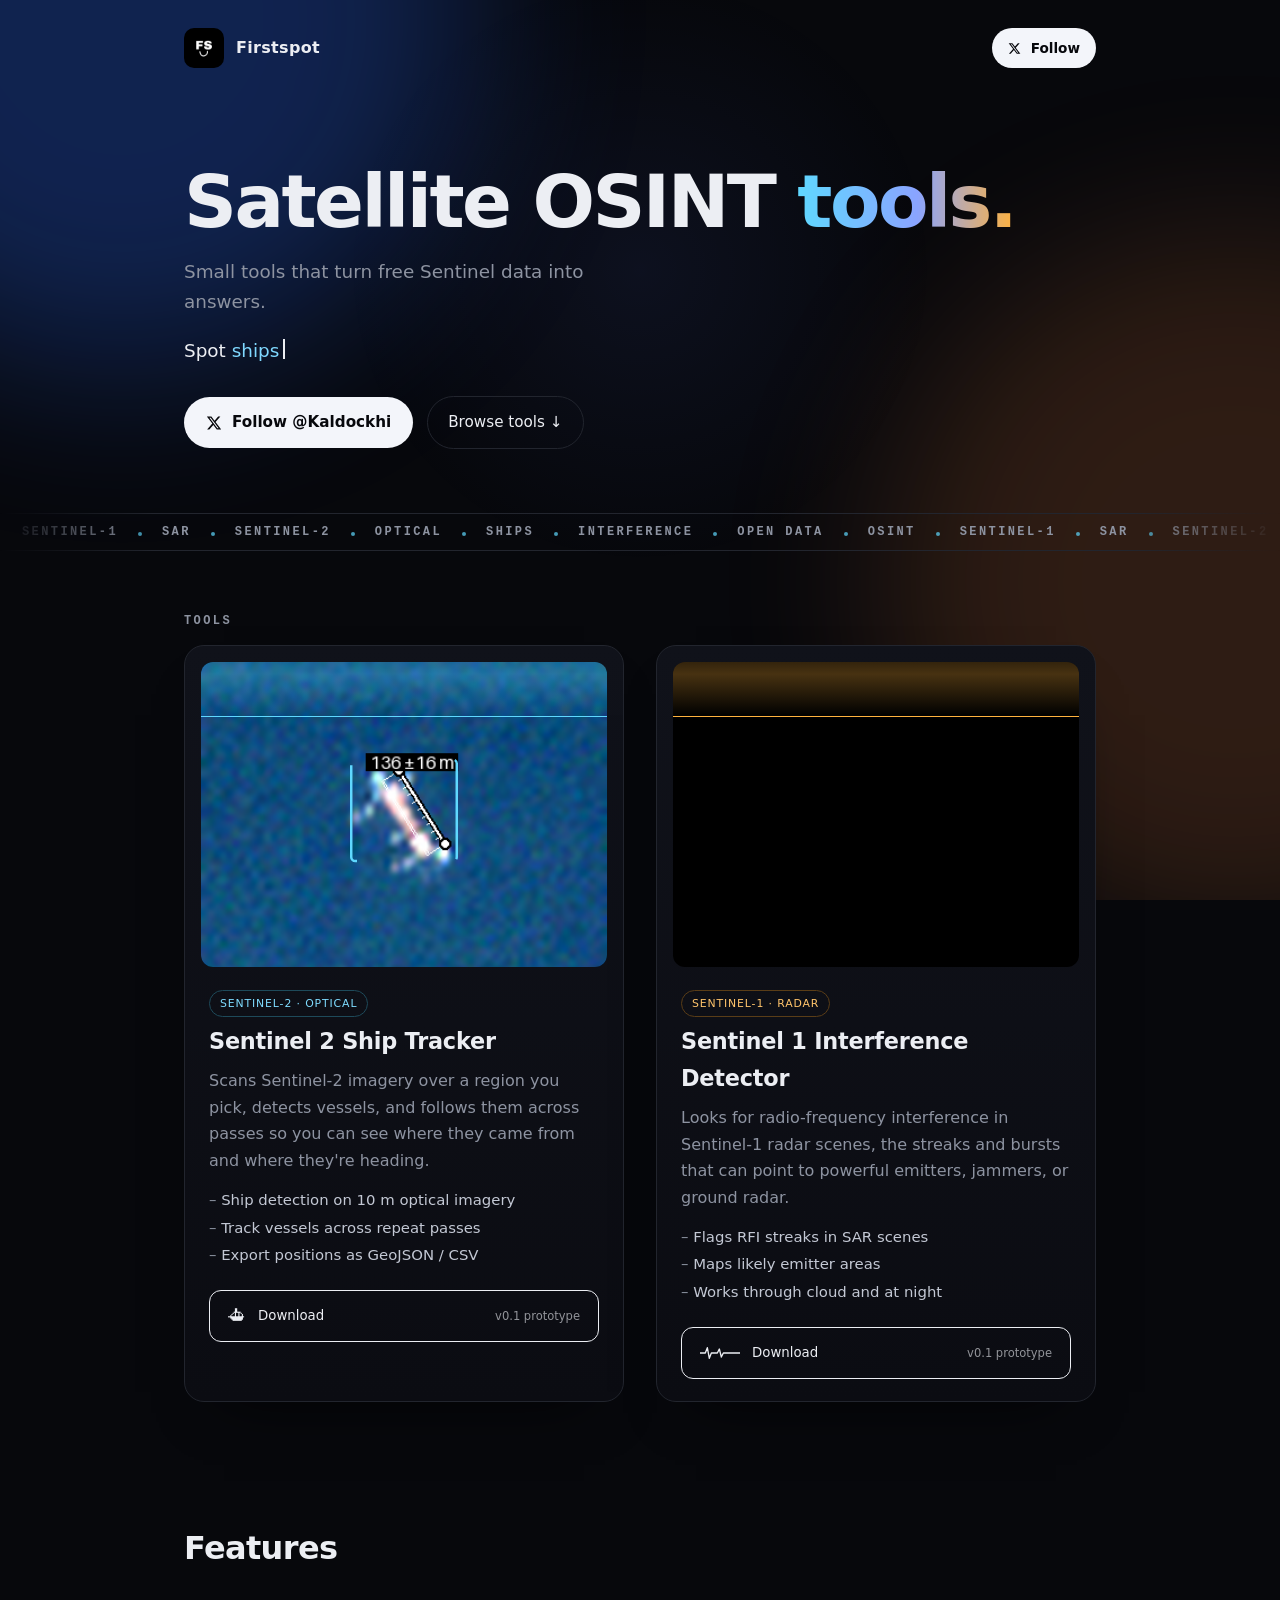
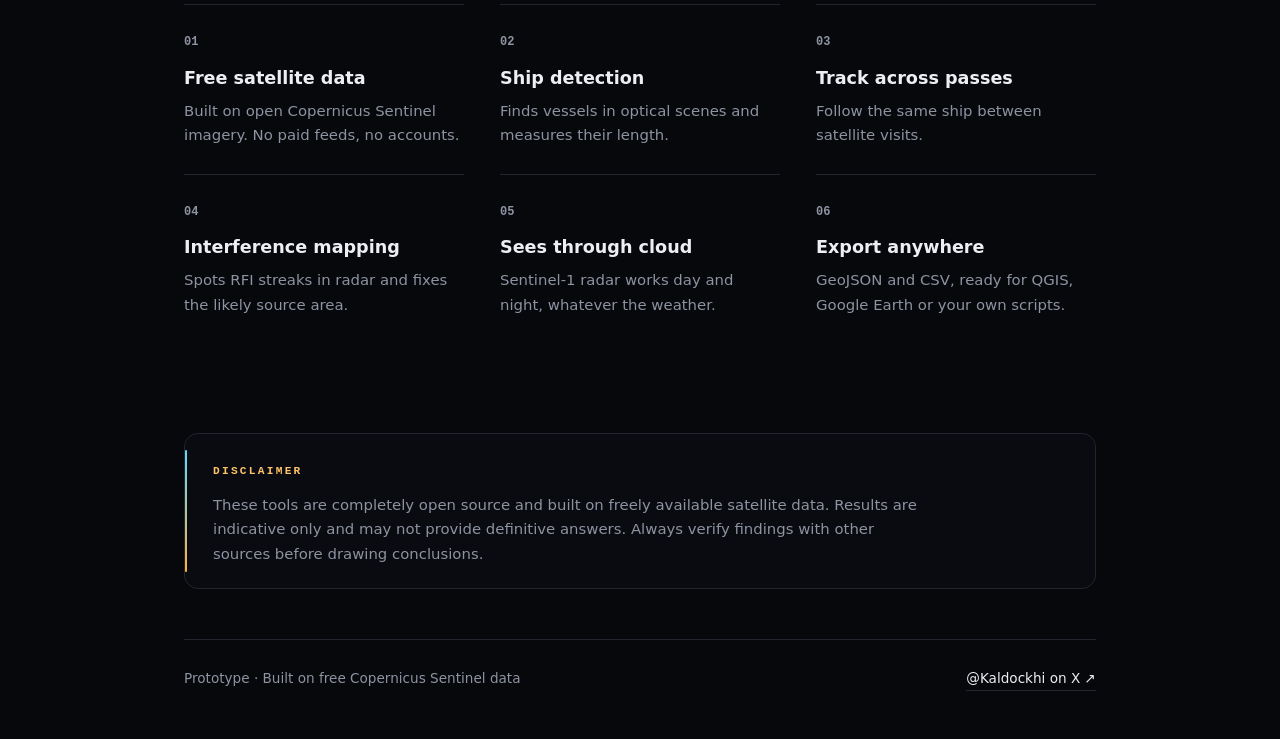
<file: docs/index.html>
<!doctype html>
<html lang="en">
<head>
  <meta charset="utf-8">
  <meta name="viewport" content="width=device-width, initial-scale=1">
  <title>Firstspot</title>
  <meta name="description" content="Firstspot: open-source satellite OSINT tools built on Sentinel data.">
  <link rel="icon" type="image/png" sizes="64x64" href="img/favicon-64.png">
  <link rel="apple-touch-icon" href="img/apple-touch-icon.png">
  <link rel="stylesheet" href="style.css?v=5">
</head>
<body>
  <div class="glow" aria-hidden="true"></div>
  <div class="aurora" aria-hidden="true"><i></i><i></i></div>
  <div class="progress" aria-hidden="true"></div>
  <header class="top"><a class="brand" href="#"><img class="logo" src="img/logo.png" alt="" width="40" height="40"><span>Firstspot</span></a><a class="follow sm" href="https://x.com/Kaldockhi" target="_blank" rel="noopener noreferrer" aria-label="Follow @Kaldockhi on X"><svg viewBox="0 0 24 24" aria-hidden="true"><path d="M18.244 2.25h3.308l-7.227 8.26 8.502 11.24H16.17l-5.214-6.817L4.99 21.75H1.68l7.73-8.835L1.254 2.25H8.08l4.713 6.231zm-1.161 17.52h1.833L7.084 4.126H5.117z"/></svg><span>Follow</span></a></header>

  <main>
    <section class="hero">
      <h1><span class="w">Satellite</span> <span class="w">OSINT</span> <span class="w">tools.</span></h1>
      <p class="lead">Small tools that turn free Sentinel data into answers.</p>
    <p class="rotor">Spot <span id="rot">ships</span><i class="caret"></i></p>
    <div class="cta"><a class="follow" href="https://x.com/Kaldockhi" target="_blank" rel="noopener noreferrer"><svg viewBox="0 0 24 24" aria-hidden="true"><path d="M18.244 2.25h3.308l-7.227 8.26 8.502 11.24H16.17l-5.214-6.817L4.99 21.75H1.68l7.73-8.835L1.254 2.25H8.08l4.713 6.231zm-1.161 17.52h1.833L7.084 4.126H5.117z"/></svg><span>Follow @Kaldockhi</span></a><a class="ghost" href="#tools">Browse tools <b>↓</b></a></div>
    </section>

    <div class="marquee" aria-hidden="true"><div class="track"><span>SENTINEL-1</span><span>SAR</span><span>SENTINEL-2</span><span>OPTICAL</span><span>SHIPS</span><span>INTERFERENCE</span><span>OPEN DATA</span><span>OSINT</span><span>SENTINEL-1</span><span>SAR</span><span>SENTINEL-2</span><span>OPTICAL</span><span>SHIPS</span><span>INTERFERENCE</span><span>OPEN DATA</span><span>OSINT</span></div></div>

    <p class="kicker">Tools</p>
    <section id="tools" class="tools">
      <article class="card s2 reveal">
        <div class="frame cyan"><div class="zoomer" style="--x:.5;--y:.48;--z:1.8"><img class="viz ship-img" src="img/ship.png" alt="Sentinel-2 view of a vessel with measured length 136 m"><svg class="hl" viewBox="0 0 100 75" aria-hidden="true"><path class="dim" fill-rule="evenodd" d="M0 0H100V75H0Z M37 24H63V49H37Z"/><rect class="draw" pathLength="100" x="37" y="24" width="26" height="25" rx="1"/></svg></div><i class="scan"></i><span class="chip">TARGET · 136 m</span></div>
        <div class="body">
          <span class="tag">Sentinel-2 · Optical</span>
          <h2>Sentinel 2 Ship Tracker</h2>
          <p>Scans Sentinel-2 imagery over a region you pick, detects vessels, and follows them across passes so you can see where they came from and where they're heading.</p>
          <ul>
            <li>Ship detection on 10 m optical imagery</li>
            <li>Track vessels across repeat passes</li>
            <li>Export positions as GeoJSON / CSV</li>
          </ul>
          <button class="dl dl-ship" data-name="Sentinel 2 Ship Tracker" type="button">
            <span class="wave" aria-hidden="true"></span>
            <span class="boat" aria-hidden="true">⛴</span>
            <span class="label">Download</span>
            <span class="meta">v0.1 prototype</span>
          </button>
        </div>
      </article>

      <article class="card s1 reveal">
        <div class="frame amber slides"><div class="slide s-a"><img src="img/interference.webp" alt="Satellite view of a coastline with two interference bearing lines crossing"><svg class="hl red" viewBox="0 0 100 75" aria-hidden="true"><path class="dim" fill-rule="evenodd" d="M0 0H100V75H0Z M72 15m-16 0a16 16 0 1 0 32 0a16 16 0 1 0 -32 0"/><circle class="draw" pathLength="100" cx="72" cy="15" r="16"/></svg></div><div class="slide s-b"><div class="zm"><img src="img/fix-region.webp" alt="Regional map of Crimea with many interference bearing lines converging on one point"><i class="pin"></i></div></div><div class="slide s-c"><img src="img/fix-airfield.webp" alt="Close-up of an airfield with a red ellipse marking the likely interference source area"></div><i class="scan"></i><span class="chip c-a">BEARING LINES</span><span class="chip c-b">REGIONAL FIX</span><span class="chip c-c">SOURCE AREA</span></div>
        <div class="body">
          <span class="tag">Sentinel-1 · Radar</span>
          <h2>Sentinel 1 Interference Detector</h2>
          <p>Looks for radio-frequency interference in Sentinel-1 radar scenes, the streaks and bursts that can point to powerful emitters, jammers, or ground radar.</p>
          <ul>
            <li>Flags RFI streaks in SAR scenes</li>
            <li>Maps likely emitter areas</li>
            <li>Works through cloud and at night</li>
          </ul>
          <button class="dl dl-rfi" data-name="Sentinel 1 Interference Detector" type="button">
            <span class="noise" aria-hidden="true"></span>
            <svg class="sig" viewBox="0 0 60 20" aria-hidden="true"><polyline points="0,10 8,10 11,2 14,18 17,10 26,10 29,4 32,16 35,10 60,10"/></svg>
            <span class="label">Download</span>
            <span class="meta">v0.1 prototype</span>
          </button>
        </div>
      </article>
    </section>
  <section class="features"><h2 class="reveal">Features</h2><ul><li class="feat reveal"><span class="num">01</span><h3>Free satellite data</h3><p>Built on open Copernicus Sentinel imagery. No paid feeds, no accounts.</p></li><li class="feat reveal"><span class="num">02</span><h3>Ship detection</h3><p>Finds vessels in optical scenes and measures their length.</p></li><li class="feat reveal"><span class="num">03</span><h3>Track across passes</h3><p>Follow the same ship between satellite visits.</p></li><li class="feat reveal"><span class="num">04</span><h3>Interference mapping</h3><p>Spots RFI streaks in radar and fixes the likely source area.</p></li><li class="feat reveal"><span class="num">05</span><h3>Sees through cloud</h3><p>Sentinel-1 radar works day and night, whatever the weather.</p></li><li class="feat reveal"><span class="num">06</span><h3>Export anywhere</h3><p>GeoJSON and CSV, ready for QGIS, Google Earth or your own scripts.</p></li></ul></section>
  <section class="disclaimer reveal" aria-label="Disclaimer"><span class="dlabel">Disclaimer</span><p>These tools are completely open source and built on freely available satellite data. Results are indicative only and may not provide definitive answers. Always verify findings with other sources before drawing conclusions.</p></section>
  </main>

  <footer><span>Prototype · Built on free Copernicus Sentinel data</span><a href="https://x.com/Kaldockhi" target="_blank" rel="noopener noreferrer">@Kaldockhi on X ↗</a></footer>
  <div id="toast" role="status" aria-live="polite"></div>
  <script src="script.js?v=5"></script>
</body>
</html>
</file>
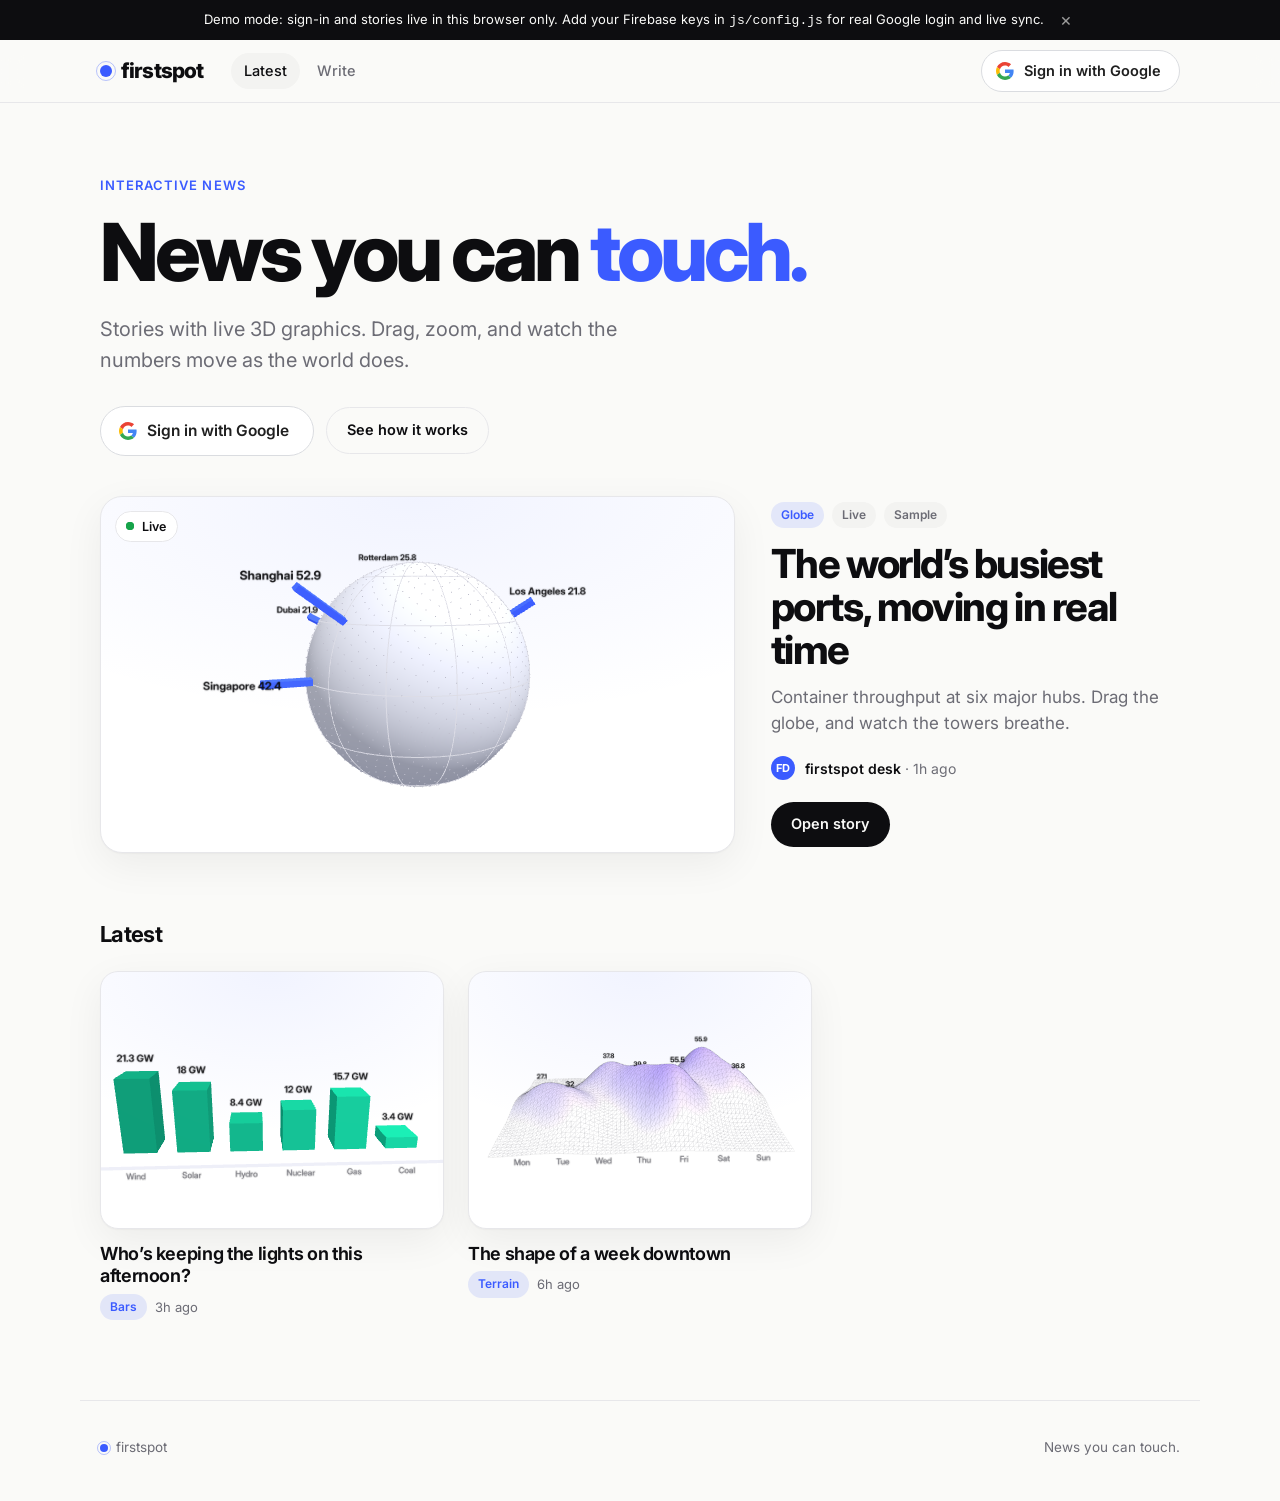
<file: firstspot/index.html>
<!doctype html>
<html lang="en">
<head>
  <meta charset="utf-8">
  <meta name="viewport" content="width=device-width, initial-scale=1">
  <title>firstspot — news you can touch</title>
  <meta name="description" content="Interactive news with live 3D graphics. Drag, zoom, and watch the numbers move.">
  <meta name="color-scheme" content="light dark">
  <link rel="icon" href="data:image/svg+xml,%3Csvg xmlns='http://www.w3.org/2000/svg' viewBox='0 0 32 32'%3E%3Crect width='32' height='32' rx='9' fill='%230d0d10'/%3E%3Ccircle cx='16' cy='16' r='6' fill='%233b5bff'/%3E%3C/svg%3E">
  <link rel="preconnect" href="https://fonts.googleapis.com">
  <link rel="preconnect" href="https://fonts.gstatic.com" crossorigin>
  <link href="https://fonts.googleapis.com/css2?family=Inter:wght@400;500;600;700;800&display=swap" rel="stylesheet">
  <link rel="stylesheet" href="css/style.css">
  <script type="importmap">
    { "imports": { "three": "./vendor/three.module.min.js", "three/addons/": "./vendor/" } }
  </script>
</head>
<body>
  <div id="banner" class="banner" hidden></div>
  <header class="top">
    <div class="top-in">
      <a class="brand" href="#/" aria-label="firstspot home"><i class="dot"></i>firstspot</a>
      <nav class="nav">
        <a href="#/" data-nav="home">Latest</a>
        <a href="#/write" data-nav="write">Write</a>
      </nav>
      <div id="auth" class="auth"></div>
    </div>
  </header>
  <main id="app"></main>
  <footer class="foot">
    <span><i class="dot sm"></i>firstspot</span>
    <span>News you can touch.</span>
  </footer>
  <div id="toast" class="toast" role="status" aria-live="polite"></div>
  <script type="module" src="js/app.js"></script>
</body>
</html>
</file>
<file: docs/style.css>
:root{--bg:#0a0b0f;--line:#22252e;--text:#eceef3;--muted:#8d93a1}
*{box-sizing:border-box;margin:0}
body{background:var(--bg);color:var(--text);font:16px/1.65 system-ui,-apple-system,"Segoe UI",Roboto,sans-serif}
.top,.hero,.tools,footer{max-width:960px;margin:0 auto;padding-left:24px;padding-right:24px}
.top{padding-top:28px}
.brand{color:var(--text);text-decoration:none;font-weight:600;letter-spacing:.02em}
.hero{padding-top:80px;padding-bottom:56px}
h1{font-size:clamp(2rem,6vw,3.2rem);line-height:1.1;letter-spacing:-.02em;font-weight:600}
.lead{color:var(--muted);margin-top:12px;max-width:480px}
.tools{display:grid;grid-template-columns:repeat(auto-fit,minmax(300px,1fr));gap:32px}
.card{border-top:1px solid var(--line);padding-top:24px}
.viz{display:block;width:100%;aspect-ratio:4/3;object-fit:cover;transition:transform .8s cubic-bezier(.2,.7,.2,1)}
.ship-img{object-position:center}
.rfi-img{object-position:20% 60%}

.tag{font-size:.75rem;color:var(--muted);letter-spacing:.08em;text-transform:uppercase}
.body h2{font-size:1.3rem;font-weight:600;margin:6px 0 8px}
.body p{color:var(--muted)}
.body ul{margin:14px 0 22px;padding:0;list-style:none;font-size:.93rem}
.body li{margin:3px 0;color:#c3c8d4}
.body li::before{content:"– ";color:var(--muted)}

.dl{position:relative;overflow:hidden;width:100%;display:flex;align-items:center;gap:12px;padding:14px 18px;border:1px solid var(--text);border-radius:8px;background:transparent;color:var(--text);font:500 .95rem/1 inherit;font-family:inherit;cursor:pointer;isolation:isolate;transition:color .25s,transform .15s}
.dl:active{transform:scale(.98)}
.dl:focus-visible{outline:2px solid #fff;outline-offset:3px}
.dl{min-height:52px}
.dl.busy{pointer-events:none}
.dl .label{margin-right:auto}
.dl .meta{font-size:.72rem;opacity:.6}

/* ship: water fills, boat rocks / sails */
.dl-ship .wave{position:absolute;inset:0;z-index:-1;background:#e9f4ff;transform:translateX(-101%);transition:transform .4s}
.dl-ship:hover{color:#06131f}
.dl-ship:hover .wave{transform:translateX(-88%)}
.dl-ship .boat{display:inline-block;font-size:1.15rem}
.dl-ship:hover .boat{animation:rock 1.2s ease-in-out infinite}
@keyframes rock{50%{transform:translateY(-3px) rotate(8deg)}}
.dl-ship.busy{color:#06131f}
.dl-ship.busy .wave{transition:transform 2.2s linear;transform:translateX(0)}
.dl-ship.busy .boat{animation:sail 2.2s linear forwards}
@keyframes sail{to{transform:translateX(calc(var(--w,260px) - 70px))}}
.dl-ship.done{background:#e9f4ff;color:#06131f}

/* interference: static + glitching signal */
.dl-rfi .noise{position:absolute;inset:0;z-index:-1;opacity:0;background:repeating-linear-gradient(90deg,#ffffff22 0 2px,transparent 2px 5px),repeating-linear-gradient(0deg,#ffffff18 0 1px,transparent 1px 4px);transition:opacity .2s}
.dl-rfi:hover .noise{opacity:1;animation:static .25s steps(3) infinite}
@keyframes static{33%{background-position:3px 0,0 2px}66%{background-position:-2px 0,0 -3px}}
.dl-rfi .sig{width:40px;height:16px;fill:none;stroke:currentColor;stroke-width:2;stroke-linejoin:round;stroke-dasharray:140}
.dl-rfi:hover .sig{animation:glitch .35s steps(2) infinite}
@keyframes glitch{25%{transform:translate(2px,-1px) skewX(14deg)}50%{transform:translate(-2px,1px)}75%{transform:translate(1px,0) skewX(-14deg)}}
.dl-rfi.busy{animation:shake .12s linear infinite}
.dl-rfi.busy .noise{opacity:1;animation:static .12s steps(3) infinite}
.dl-rfi.busy .sig{animation:draw 2.2s linear forwards}
@keyframes draw{from{stroke-dashoffset:140}to{stroke-dashoffset:0}}
@keyframes shake{25%{transform:translate(1px,0)}75%{transform:translate(-1px,0)}}
.dl-rfi.done{background:var(--text);color:#0a0b0f;animation:none}
.dl-rfi.done .noise{opacity:0;animation:none}

footer{color:var(--muted);font-size:.85rem;padding-top:60px;padding-bottom:48px}
#toast{position:fixed;left:50%;bottom:28px;transform:translate(-50%,40px);opacity:0;background:#15171e;border:1px solid var(--line);padding:11px 16px;border-radius:8px;font-size:.9rem;transition:.35s;pointer-events:none;max-width:90vw;text-align:center}
#toast.show{transform:translate(-50%,0);opacity:1}
@media (prefers-reduced-motion:reduce){*,*::before,*::after{animation:none!important;transition-duration:.01ms!important}}

/* ---- motion layer ---- */
.glow{position:fixed;inset:0;pointer-events:none;z-index:0;background:radial-gradient(420px circle at var(--mx,50%) var(--my,30%),#5b7cff14,transparent 70%)}
.top,.hero,.tools,footer{position:relative;z-index:1}
.w{display:inline-block;opacity:0;transform:translateY(.6em);animation:rise .8s cubic-bezier(.2,.7,.2,1) forwards}
.w:nth-child(2){animation-delay:.12s}.w:nth-child(3){animation-delay:.24s}
.lead{opacity:0;animation:rise .8s .45s cubic-bezier(.2,.7,.2,1) forwards}
.rotor{margin-top:18px;font-size:1.15rem;opacity:0;animation:rise .8s .6s forwards}
#rot{color:#7fd8ff;transition:opacity .3s,transform .3s;display:inline-block}
#rot.out{opacity:0;transform:translateY(-.4em)}
.caret{display:inline-block;width:2px;height:1.1em;background:var(--text);margin-left:4px;vertical-align:-.15em;animation:blink 1s steps(2) infinite}
@keyframes blink{50%{opacity:0}}
@keyframes rise{to{opacity:1;transform:none}}

.reveal{opacity:0;transform:translateY(40px);transition:opacity .9s,transform .9s cubic-bezier(.2,.7,.2,1)}
.reveal.in{opacity:1;transform:none}
.reveal:nth-child(2){transition-delay:.15s}
.card{transform-style:preserve-3d;will-change:transform}
.card.in.tilt{transition:transform .12s linear}

.frame{position:relative;overflow:hidden;border-radius:6px;margin-bottom:22px;background:#000}
.frame .viz{margin:0;border-radius:0}
.frame.cyan{--c:#5fd8ff}.frame.amber{--c:#ffb23e}
.scan{position:absolute;left:0;right:0;top:-10%;height:28%;background:linear-gradient(180deg,transparent,color-mix(in srgb,var(--c) 28%,transparent),transparent);border-bottom:1px solid var(--c);animation:scan 4.5s ease-in-out infinite;pointer-events:none}
.frame.amber .scan{animation-delay:1.2s}
@keyframes scan{0%{top:-30%}100%{top:100%}}
.ping{position:absolute;width:14px;height:14px;margin:-7px 0 0 -7px;border:1.5px solid var(--c);border-radius:50%;pointer-events:none}
.ping::before,.ping::after{content:"";position:absolute;inset:-1.5px;border:1.5px solid var(--c);border-radius:50%;animation:pulse 2.2s ease-out infinite}
.ping::after{animation-delay:1.1s}
@keyframes pulse{to{transform:scale(4.5);opacity:0}}
.chip{position:absolute;left:10px;bottom:10px;font:600 .68rem/1 ui-monospace,Menlo,monospace;letter-spacing:.08em;color:var(--c);background:#000b;padding:6px 8px;border:1px solid var(--c);border-radius:4px;animation:blink 2.4s steps(2) infinite}
.dl{animation:none}
.dl-ship:not(.busy):not(.done) .boat{animation:bob 3s ease-in-out infinite}
@keyframes bob{50%{transform:translateY(-2px) rotate(-5deg)}}
.dl-rfi:not(.busy):not(.done) .sig{animation:flick 3.2s steps(1) infinite}
@keyframes flick{0%,86%,100%{transform:none}90%{transform:translate(2px,-1px) skewX(12deg)}94%{transform:translate(-2px,1px)}}
.dl-ship:hover .boat{animation:rock 1.2s ease-in-out infinite!important}

/* ---- zoom + highlight demo ---- */
.zoomer{position:relative;transform-origin:0 0;animation:zoomdemo 8s cubic-bezier(.6,0,.3,1) infinite;animation-delay:var(--d,0s)}
.hl{position:absolute;inset:0;width:100%;height:100%;pointer-events:none;overflow:visible}
.hl .dim{fill:#000;opacity:0;animation:dimdemo 8s infinite;animation-delay:var(--d,0s)}
.hl .draw{fill:none;stroke:#5fd8ff;stroke-width:2.5;vector-effect:non-scaling-stroke;stroke-dasharray:100;stroke-dashoffset:100;animation:drawdemo 8s infinite;animation-delay:var(--d,0s)}
.hl.red .draw{stroke:#ff3b3b}
.zoomer{animation-delay:var(--d,0s)}
.frame.amber .zoomer,.frame.amber .hl *{--d:2.5s}
@keyframes zoomdemo{0%,14%{transform:translate(0,0) scale(1)}34%,70%{transform:translate(calc((.5 - var(--x) * var(--z)) * 100%),calc((.375 - var(--y) * var(--z)) * 75% * 1.3333)) scale(var(--z))}90%,100%{transform:translate(0,0) scale(1)}}
@keyframes dimdemo{0%,30%{opacity:0}42%,68%{opacity:.5}82%,100%{opacity:0}}
@keyframes drawdemo{0%,32%{stroke-dashoffset:100;opacity:1}46%,70%{stroke-dashoffset:0;opacity:1}86%{stroke-dashoffset:0;opacity:0}100%{stroke-dashoffset:100;opacity:0}}

/* ---- logo, progress, marquee, features ---- */
.brand{display:flex;align-items:center;gap:12px}
.logo{width:40px;height:40px;border-radius:10px;opacity:0;transform:scale(.4) rotate(-20deg);animation:pop .9s .1s cubic-bezier(.3,1.6,.5,1) forwards;transition:transform .35s cubic-bezier(.3,1.6,.5,1)}
.brand:hover .logo{transform:scale(1.12) rotate(-8deg)}
.brand span{opacity:0;transform:translateX(-8px);animation:slidein .7s .4s forwards}
@keyframes pop{to{opacity:1;transform:none}}
@keyframes slidein{to{opacity:1;transform:none}}
.progress{position:fixed;top:0;left:0;height:2px;width:100%;transform-origin:0 50%;transform:scaleX(0);background:linear-gradient(90deg,#5fd8ff,#ffb23e);z-index:20}

.marquee{max-width:none;overflow:hidden;border-block:1px solid var(--line);margin:0 0 64px;padding:12px 0;mask-image:linear-gradient(90deg,transparent,#000 12%,#000 88%,transparent)}
.track{display:flex;width:max-content;animation:marq 28s linear infinite}
.track span{font:600 .75rem/1 ui-monospace,Menlo,monospace;letter-spacing:.2em;color:var(--muted);padding:0 22px;position:relative}
.track span::after{content:"";position:absolute;right:-2px;top:50%;width:4px;height:4px;border-radius:50%;background:#5fd8ff;opacity:.7}
.marquee:hover .track{animation-play-state:paused}
@keyframes marq{to{transform:translateX(-50%)}}

.features{max-width:960px;margin:110px auto 0;padding:0 24px}
.features h2{font-size:1.9rem;font-weight:600;margin-bottom:30px}
.features ul{list-style:none;padding:0;display:grid;grid-template-columns:repeat(auto-fit,minmax(260px,1fr));gap:0 36px}
.feat{position:relative;padding:22px 0 26px;border-top:1px solid var(--line);cursor:default;transition:transform .35s,opacity .9s}
.feat::before{content:"";position:absolute;top:-1px;left:0;height:1px;width:100%;background:linear-gradient(90deg,#5fd8ff,#ffb23e);transform:scaleX(0);transform-origin:0 50%;transition:transform .6s cubic-bezier(.2,.7,.2,1)}
.feat:hover::before{transform:scaleX(1)}
.feat:hover{transform:translateX(6px)}
.num{font:600 .75rem/1 ui-monospace,Menlo,monospace;color:var(--muted);transition:color .3s,letter-spacing .4s}
.feat:hover .num{color:#5fd8ff;letter-spacing:.25em}
.feat h3{font-size:1.1rem;font-weight:600;margin:10px 0 6px}
.feat p{color:var(--muted);font-size:.93rem}
.features .reveal:nth-child(2){transition-delay:0s}
.feat:nth-child(3n+2){transition-delay:.1s}.feat:nth-child(3n){transition-delay:.2s}
footer{padding-top:80px}

/* ---- interference slideshow: 18s loop, 3 slides ---- */
.slides{aspect-ratio:4/3}
.slide{position:absolute;inset:0;opacity:0;overflow:hidden}
.slide img{width:100%;height:100%;object-fit:cover;display:block;transform-origin:0 0}
.slide .hl{inset:0}
.slide *{animation:none}
.s-a{animation:fa 18s infinite}
.s-b{animation:fb 18s infinite}
.s-c{animation:fc 18s infinite}
@keyframes fa{0%{opacity:1}30%{opacity:1}34%,96%{opacity:0}100%{opacity:1}}
@keyframes fb{0%,30%{opacity:0}35%,63%{opacity:1}67%,100%{opacity:0}}
@keyframes fc{0%,63%{opacity:0}68%,95%{opacity:1}99%,100%{opacity:0}}
/* slide A: zoom to compound + red ring (img + overlay share transform via wrapper animation on .slide children) */
.s-a img,.s-a .hl{animation:za 18s cubic-bezier(.6,0,.3,1) infinite}
.s-a .hl{overflow:visible;transform-origin:0 0}
@keyframes za{0%,3%{transform:translate(0,0) scale(1)}10%,27%{transform:translate(-94%,-2.5%) scale(2)}32%,100%{transform:translate(0,0) scale(1)}}
.s-a .dim{opacity:0;animation:da 18s infinite}
.s-a .draw{stroke-dashoffset:100;animation:ra 18s infinite}
@keyframes da{0%,8%{opacity:0}12%,26%{opacity:.5}30%,100%{opacity:0}}
@keyframes ra{0%,9%{stroke-dashoffset:100;opacity:1}15%,26%{stroke-dashoffset:0;opacity:1}30%{stroke-dashoffset:0;opacity:0}100%{stroke-dashoffset:100;opacity:0}}
/* slide B: zoom into the convergence pin */
.zm{position:absolute;inset:0;transform-origin:0 0}
.zm img{width:100%;height:100%;object-fit:cover;display:block}
.s-b .zm{animation:zb 18s cubic-bezier(.5,0,.3,1) infinite}
@keyframes zb{0%,34%{transform:translate(0,0) scale(1)}52%,64%{transform:translate(-76.7%,-61.1%) scale(2.2)}68%,100%{transform:translate(0,0) scale(1)}}
.pin{position:absolute;left:57.6%;top:50.5%;width:14px;height:14px;margin:-7px 0 0 -7px;border:2px solid #ff3b3b;border-radius:50%;opacity:0;animation:pinon 18s infinite}
@keyframes pinon{0%,46%{opacity:0;transform:scale(3)}52%,64%{opacity:1;transform:scale(1)}68%,100%{opacity:0}}
/* slide C: pull back from airfield */
.s-c img{animation:zc 18s ease-out infinite;transform-origin:65% 55%}
@keyframes zc{0%,66%{transform:scale(1.7)}84%,100%{transform:scale(1)}}
/* chips */
.chip{opacity:0;animation:none}
.c-a{animation:ca 18s infinite}.c-b{animation:cb 18s infinite}.c-c{animation:cc 18s infinite}
@keyframes ca{0%,2%{opacity:0}5%,30%{opacity:1}33%,100%{opacity:0}}
@keyframes cb{0%,35%{opacity:0}38%,63%{opacity:1}66%,100%{opacity:0}}
@keyframes cc{0%,68%{opacity:0}71%,96%{opacity:1}99%,100%{opacity:0}}

/* ---- polish v4 ---- */
:root{--bg:#07080c}
body{background:var(--bg)}
.aurora{position:fixed;inset:0;overflow:hidden;pointer-events:none;z-index:0}
.aurora i{position:absolute;width:55vmax;height:55vmax;border-radius:50%;filter:blur(90px);opacity:.28}
.aurora i:first-child{background:#2a6bff;left:-18vmax;top:-26vmax;animation:drift1 22s ease-in-out infinite alternate}
.aurora i:last-child{background:#ff8a3d;right:-24vmax;top:18vmax;opacity:.16;animation:drift2 26s ease-in-out infinite alternate}
@keyframes drift1{to{transform:translate(14vmax,10vmax) scale(1.15)}}
@keyframes drift2{to{transform:translate(-12vmax,-8vmax) scale(1.2)}}

.top{display:flex;align-items:center;justify-content:space-between}
.hero{padding-top:96px;padding-bottom:64px}
h1{font-size:clamp(2.4rem,7.5vw,4.6rem);line-height:1.04;letter-spacing:-.035em}
h1 .w:nth-child(3){background:linear-gradient(90deg,#5fd8ff,#8aa4ff 55%,#ffb23e);-webkit-background-clip:text;background-clip:text;color:transparent}
.lead{font-size:1.15rem;margin-top:16px}

/* follow button */
.follow{position:relative;overflow:hidden;display:inline-flex;align-items:center;gap:10px;padding:13px 22px;border-radius:999px;background:#f3f5fa;color:#07080c;font-weight:600;font-size:.95rem;text-decoration:none;isolation:isolate;transition:transform .2s,box-shadow .3s}
.follow svg{width:16px;height:16px;fill:currentColor;transition:transform .5s cubic-bezier(.3,1.6,.5,1)}
.follow::before{content:"";position:absolute;inset:0;z-index:-1;background:linear-gradient(105deg,transparent 30%,#5fd8ff88 50%,transparent 70%);transform:translateX(-120%);animation:sheen 4.5s ease-in-out infinite}
@keyframes sheen{0%,55%{transform:translateX(-120%)}85%,100%{transform:translateX(120%)}}
.follow:hover{transform:translateY(-2px);box-shadow:0 10px 30px -8px #5fd8ffaa}
.follow:hover svg{transform:rotate(360deg) scale(1.1)}
.follow:active{transform:scale(.97)}
.follow:focus-visible,.ghost:focus-visible{outline:2px solid #fff;outline-offset:3px}
.follow.sm{padding:9px 16px;font-size:.85rem;opacity:0;animation:pop .8s .7s forwards}
.follow.sm svg{width:13px;height:13px}
.cta{display:flex;flex-wrap:wrap;align-items:center;gap:14px;margin-top:30px;opacity:0;animation:rise .8s .8s cubic-bezier(.2,.7,.2,1) forwards}
.ghost{color:var(--text);text-decoration:none;padding:13px 20px;border:1px solid var(--line);border-radius:999px;font-size:.95rem;transition:border-color .25s,background .25s}
.ghost:hover{border-color:#5a6275;background:#ffffff0a}
.ghost b{display:inline-block;font-weight:400;animation:bob 1.8s ease-in-out infinite}
@keyframes bob{50%{transform:translateY(3px)}}

.kicker{max-width:960px;margin:0 auto 18px;padding:0 24px;font:600 .75rem/1 ui-monospace,Menlo,monospace;letter-spacing:.2em;text-transform:uppercase;color:var(--muted);position:relative;z-index:1}

/* cards as soft glass panels */
.card{border:1px solid var(--line);border-radius:20px;padding:16px 16px 22px;background:linear-gradient(180deg,#10121a 0%,#0b0c12 100%);box-shadow:0 30px 60px -40px #000;transition:border-color .3s,box-shadow .4s}
.s2:hover{border-color:#2c5f73;box-shadow:0 30px 70px -30px #5fd8ff55}
.s1:hover{border-color:#6b4a22;box-shadow:0 30px 70px -30px #ffb23e44}
.frame{border-radius:12px}
.body{padding:0 8px}
.tag{display:inline-block;padding:4px 10px;border:1px solid var(--line);border-radius:99px;font-size:.68rem}
.s2 .tag{color:#7fdcff;border-color:#1e4a5a}.s1 .tag{color:#ffc46b;border-color:#5a3d17}
.body h2{font-size:1.4rem;letter-spacing:-.01em}
.dl{border-radius:12px}

.features{margin-top:120px}
.features h2{font-size:2rem;letter-spacing:-.02em}
footer{display:flex;flex-wrap:wrap;justify-content:space-between;gap:12px;border-top:1px solid var(--line);margin-top:90px;padding-top:28px}
footer a{color:var(--text);text-decoration:none;border-bottom:1px solid var(--line);transition:border-color .25s}
footer a:hover{border-color:#5fd8ff}
@media (max-width:480px){.follow.sm span{display:none}.follow.sm{padding:10px 12px}}
footer{position:relative;border-top:0}
footer::before{content:"";position:absolute;top:0;left:24px;right:24px;height:1px;background:var(--line)}

/* disclaimer */
.disclaimer{max-width:912px;margin:90px auto 0;padding:22px 24px 22px 28px;position:relative;border:1px solid var(--line);border-radius:14px;background:#0c0d12cc;width:calc(100% - 48px)}
.disclaimer::before{content:"";position:absolute;left:0;top:16px;bottom:16px;width:2px;border-radius:2px;background:linear-gradient(180deg,#5fd8ff,#ffb23e)}
.dlabel{font:600 .7rem/1 ui-monospace,Menlo,monospace;letter-spacing:.2em;text-transform:uppercase;color:#ffc46b}
.disclaimer p{margin-top:10px;color:var(--muted);font-size:.93rem;max-width:720px}
footer{margin-top:50px}
</file>
<file: firstspot/css/style.css>
:root {
  --bg: #fafaf8;
  --surface: #ffffff;
  --sunk: #f3f3f1;
  --ink: #0d0d10;
  --muted: #6c6c75;
  --line: #e7e7ea;
  --accent: #3b5bff;
  --live: #16a34a;
  --radius: 22px;
  --shadow: 0 1px 2px rgba(13, 13, 16, .04), 0 12px 40px rgba(13, 13, 16, .06);
  --font: 'Inter', system-ui, -apple-system, 'Segoe UI', Roboto, sans-serif;
}
@media (prefers-color-scheme: dark) {
  :root {
    --bg: #09090b;
    --surface: #111114;
    --sunk: #17171b;
    --ink: #f4f4f6;
    --muted: #9a9aa5;
    --line: #232329;
    --live: #4ade80;
    --shadow: 0 0 0 rgba(0, 0, 0, 0);
  }
}
* { box-sizing: border-box; }
html { -webkit-text-size-adjust: 100%; }
body {
  margin: 0; background: var(--bg); color: var(--ink);
  font: 16px/1.55 var(--font); -webkit-font-smoothing: antialiased;
  min-height: 100vh; display: flex; flex-direction: column;
}
a { color: inherit; text-decoration: none; }
h1, h2, h3, p { margin: 0; }
button, input, textarea, select { font: inherit; color: inherit; }
[hidden] { display: none !important; }
:focus-visible { outline: 2px solid var(--accent); outline-offset: 2px; border-radius: 8px; }

/* ---------- chrome ---------- */
.banner {
  background: var(--ink); color: var(--bg); font-size: 13px; padding: 9px 16px;
  display: flex; gap: 12px; justify-content: center; align-items: center; text-align: center;
}
.banner button { background: none; border: 0; color: inherit; opacity: .6; cursor: pointer; font-size: 18px; line-height: 1; padding: 0 4px; }
.banner button:hover { opacity: 1; }
.top {
  position: sticky; top: 0; z-index: 20;
  background: color-mix(in srgb, var(--bg) 80%, transparent);
  backdrop-filter: saturate(1.6) blur(14px); -webkit-backdrop-filter: saturate(1.6) blur(14px);
  border-bottom: 1px solid var(--line);
}
.top-in { max-width: 1120px; margin: 0 auto; padding: 0 20px; height: 62px; display: flex; align-items: center; gap: 28px; }
.brand { font-weight: 800; letter-spacing: -.04em; font-size: 21px; display: flex; align-items: center; gap: 9px; }
.dot { width: 12px; height: 12px; border-radius: 50%; background: var(--accent); display: inline-block; position: relative; flex: none; }
.dot::after { content: ''; position: absolute; inset: -4px; border-radius: 50%; border: 1.5px solid var(--accent); opacity: .35; }
.dot.sm { width: 8px; height: 8px; margin-right: 8px; }
.dot.sm::after { inset: -3px; }
.nav { display: flex; gap: 4px; flex: 1; }
.nav a { white-space: nowrap; padding: 7px 13px; border-radius: 99px; font-size: 14.5px; font-weight: 500; color: var(--muted); transition: .15s; }
.nav a:hover { color: var(--ink); }
.nav a.on { color: var(--ink); background: var(--sunk); }
.auth { display: flex; align-items: center; gap: 10px; }
.me { display: flex; align-items: center; gap: 10px; font-size: 14px; font-weight: 500; }
.me .nm { max-width: 130px; overflow: hidden; text-overflow: ellipsis; white-space: nowrap; }
.avatar {
  width: 30px; height: 30px; border-radius: 50%; background: var(--accent); color: #fff;
  display: grid; place-items: center; font-weight: 700; font-size: 13px; overflow: hidden; flex: none;
}
.avatar img { width: 100%; height: 100%; object-fit: cover; }
.avatar.sm { width: 24px; height: 24px; font-size: 11px; }

.foot {
  margin-top: auto; padding: 36px 20px 44px; max-width: 1120px; width: 100%; margin-inline: auto;
  display: flex; justify-content: space-between; color: var(--muted); font-size: 13.5px; border-top: 1px solid var(--line);
}
.foot span { display: flex; align-items: center; }

/* ---------- buttons ---------- */
.btn {
  display: inline-flex; align-items: center; justify-content: center; gap: 9px;
  background: var(--ink); color: var(--bg); border: 0; border-radius: 99px;
  padding: 11px 20px; font-weight: 600; font-size: 14.5px; cursor: pointer; transition: transform .12s, opacity .15s;
}
.btn:hover { opacity: .88; }
.btn:active { transform: scale(.97); }
.btn.ghost { background: transparent; color: var(--ink); border: 1px solid var(--line); }
.btn.ghost:hover { background: var(--sunk); opacity: 1; }
.btn.sm { padding: 7px 14px; font-size: 13.5px; }
.btn.danger { color: #e11d48; }
.btn[disabled] { opacity: .45; pointer-events: none; }
.gbtn {
  display: inline-flex; align-items: center; gap: 10px; white-space: nowrap; flex: none; background: #fff; color: #1f1f1f;
  border: 1px solid #dadce0; border-radius: 99px; padding: 9px 18px 9px 14px; font-weight: 600; font-size: 14.5px; cursor: pointer;
  transition: box-shadow .15s, transform .12s;
}
.gbtn:hover { box-shadow: 0 2px 10px rgba(0, 0, 0, .12); }
.gbtn:active { transform: scale(.97); }
.gbtn svg { width: 18px; height: 18px; }
.gbtn.lg { padding: 12px 24px 12px 18px; font-size: 15.5px; }
@media (prefers-color-scheme: dark) { .gbtn { border-color: transparent; } }

/* ---------- layout ---------- */
.wrap { max-width: 1120px; margin: 0 auto; padding: 0 20px; width: 100%; }
.hero { padding: 72px 0 40px; max-width: 760px; }
.eyebrow { font-size: 13px; font-weight: 600; letter-spacing: .08em; text-transform: uppercase; color: var(--accent); margin-bottom: 18px; }
.hero h1 { font-size: clamp(42px, 8vw, 80px); line-height: .98; letter-spacing: -.05em; font-weight: 800; }
.hero h1 em { font-style: normal; color: var(--accent); }
.lede { font-size: clamp(17px, 2.2vw, 20px); color: var(--muted); margin-top: 22px; max-width: 560px; }
.hero .cta { margin-top: 30px; display: flex; gap: 12px; flex-wrap: wrap; align-items: center; }

/* ---------- stage (the 3D canvas) ---------- */
.stage {
  position: relative; border-radius: var(--radius); background: var(--surface);
  border: 1px solid var(--line); overflow: hidden; aspect-ratio: 16 / 9; box-shadow: var(--shadow);
  background-image: radial-gradient(120% 90% at 50% 0%, color-mix(in srgb, var(--accent) 7%, transparent), transparent 70%);
}
.stage canvas.gl { position: absolute; inset: 0; width: 100%; height: 100%; display: block; touch-action: pan-y; cursor: grab; }
.stage canvas.gl:active { cursor: grabbing; }
.stage .hint {
  position: absolute; right: 14px; top: 14px; font-size: 12.5px; color: var(--muted);
  background: color-mix(in srgb, var(--surface) 85%, transparent); border: 1px solid var(--line);
  padding: 5px 12px; border-radius: 99px; pointer-events: none; transition: opacity .4s; white-space: nowrap;
}
.stage.touched .hint { opacity: 0; }
.stage .hint { animation: hintfade .8s ease 6s forwards; }
@keyframes hintfade { to { opacity: 0; } }
.stage.nogl::after { content: '3D graphics need WebGL, which isn’t available here.'; position: absolute; inset: 0; display: grid; place-items: center; color: var(--muted); font-size: 14px; padding: 20px; text-align: center; }
.pill {
  display: inline-flex; align-items: center; gap: 8px; font-size: 12.5px; font-weight: 600; color: var(--ink);
  background: color-mix(in srgb, var(--surface) 88%, transparent); border: 1px solid var(--line);
  padding: 5px 11px 5px 10px; border-radius: 99px; white-space: nowrap;
}
.stage .pill { position: absolute; top: 14px; left: 14px; }
.pill .pulse { width: 8px; height: 8px; border-radius: 50%; background: var(--live); position: relative; }
.pill .pulse::after { content: ''; position: absolute; inset: 0; border-radius: 50%; background: var(--live); animation: ping 1.8s cubic-bezier(0, 0, .2, 1) infinite; }
.pill.flash { animation: flash .9s ease; }
.pill .sub { color: var(--muted); font-weight: 500; }
@keyframes ping { 75%, 100% { transform: scale(2.8); opacity: 0; } }
@keyframes flash { 0% { box-shadow: 0 0 0 0 color-mix(in srgb, var(--live) 60%, transparent); } 100% { box-shadow: 0 0 0 12px transparent; } }

/* ---------- home ---------- */
.featured { display: grid; grid-template-columns: 1.55fr 1fr; gap: 36px; align-items: center; margin-bottom: 64px; }
.featured .copy h2 { font-size: clamp(28px, 3.6vw, 40px); line-height: 1.08; letter-spacing: -.035em; font-weight: 750; margin: 14px 0 12px; }
.featured .copy p { color: var(--muted); font-size: 17px; }
.featured .copy .by { margin-top: 20px; }
.tags { display: flex; gap: 8px; align-items: center; flex-wrap: wrap; }
.tag { font-size: 12px; font-weight: 600; padding: 4px 10px; border-radius: 99px; background: var(--sunk); color: var(--muted); }
.tag.type { background: color-mix(in srgb, var(--accent) 12%, transparent); color: var(--accent); }
.section-h { display: flex; align-items: baseline; justify-content: space-between; margin-bottom: 20px; }
.section-h h3 { font-size: 22px; letter-spacing: -.03em; font-weight: 700; }
.grid { display: grid; grid-template-columns: repeat(3, 1fr); gap: 24px; margin-bottom: 80px; }
.card { display: block; transition: transform .25s cubic-bezier(.2, .8, .2, 1); }
.card:hover { transform: translateY(-4px); }
.card .thumb {
  display: block; width: 100%; aspect-ratio: 4 / 3; border-radius: 18px; border: 1px solid var(--line);
  background: var(--surface); box-shadow: var(--shadow);
  background-image: radial-gradient(120% 90% at 50% 0%, color-mix(in srgb, var(--accent) 7%, transparent), transparent 70%);
}
.card h4 { font-size: 18px; line-height: 1.25; letter-spacing: -.02em; font-weight: 650; margin: 14px 0 6px; }
.card .meta { display: flex; align-items: center; gap: 8px; font-size: 13px; color: var(--muted); }
.by { display: flex; align-items: center; gap: 10px; font-size: 14px; color: var(--muted); }
.by b { color: var(--ink); font-weight: 600; }
.empty {
  border: 1px dashed var(--line); border-radius: var(--radius); padding: 56px 24px; text-align: center; color: var(--muted); margin-bottom: 80px;
}
.empty h3 { color: var(--ink); font-size: 22px; letter-spacing: -.03em; margin-bottom: 8px; }
.empty .btn { margin-top: 20px; }

/* ---------- story ---------- */
.story { padding-top: 36px; padding-bottom: 80px; }
.back { font-size: 14px; color: var(--muted); display: inline-block; margin-bottom: 26px; }
.back:hover { color: var(--ink); }
.story h1 { font-size: clamp(32px, 5.4vw, 56px); line-height: 1.04; letter-spacing: -.045em; font-weight: 800; margin: 16px 0 14px; max-width: 880px; }
.story .dek { font-size: clamp(18px, 2.4vw, 22px); color: var(--muted); max-width: 720px; line-height: 1.45; }
.story .byline { margin: 24px 0 30px; display: flex; align-items: center; gap: 12px; flex-wrap: wrap; }
.story .byline .sep { opacity: .4; }
.story-grid { display: grid; grid-template-columns: 1fr 300px; gap: 32px; align-items: start; }
.legend { border: 1px solid var(--line); border-radius: var(--radius); background: var(--surface); padding: 8px 18px; }
.legend h5 { margin: 14px 0 6px; font-size: 12px; font-weight: 600; letter-spacing: .08em; text-transform: uppercase; color: var(--muted); }
.legend .row { padding: 11px 0; border-bottom: 1px solid var(--line); }
.legend .row:last-child { border-bottom: 0; }
.legend .top2 { display: flex; justify-content: space-between; gap: 10px; font-size: 14.5px; }
.legend .top2 span { color: var(--muted); }
.legend .top2 b { font-weight: 650; font-variant-numeric: tabular-nums; }
.legend .bar { height: 4px; background: var(--sunk); border-radius: 9px; margin-top: 8px; overflow: hidden; }
.legend .bar i { display: block; height: 100%; background: var(--accent); border-radius: 9px; width: 0; }
.prose { max-width: 680px; margin-top: 44px; font-size: 18.5px; line-height: 1.7; }
.prose p + p { margin-top: 1.1em; }
.panel { border: 1px solid var(--line); border-radius: var(--radius); background: var(--surface); padding: 20px; margin-top: 44px; max-width: 680px; }
.panel h3 { font-size: 17px; letter-spacing: -.02em; font-weight: 700; }
.panel .sub { color: var(--muted); font-size: 14px; margin: 4px 0 16px; }
.panel .rows { display: grid; grid-template-columns: repeat(auto-fill, minmax(150px, 1fr)); gap: 12px; }
.panel .actions { display: flex; gap: 10px; margin-top: 20px; flex-wrap: wrap; }

/* ---------- editor ---------- */
.editor { padding-top: 44px; padding-bottom: 90px; }
.editor > h1 { font-size: clamp(30px, 4.5vw, 44px); letter-spacing: -.045em; font-weight: 800; margin-bottom: 8px; }
.editor > .lede { margin: 0 0 32px; }
.ed-grid { display: grid; grid-template-columns: 1fr 1fr; gap: 36px; align-items: start; }
.preview { position: sticky; top: 86px; }
.field { display: block; margin-bottom: 18px; }
.field > span, .lbl { display: block; font-size: 13px; font-weight: 600; margin-bottom: 7px; }
.field small { display: block; color: var(--muted); font-size: 12.5px; margin-top: 6px; }
.in {
  width: 100%; background: var(--surface); border: 1px solid var(--line); border-radius: 12px; padding: 11px 14px; transition: border-color .15s, box-shadow .15s;
}
.in:focus { outline: 0; border-color: var(--accent); box-shadow: 0 0 0 3px color-mix(in srgb, var(--accent) 18%, transparent); }
textarea.in { resize: vertical; min-height: 130px; line-height: 1.55; }
.in.title { font-size: 22px; font-weight: 700; letter-spacing: -.02em; }
.seg { display: inline-flex; background: var(--sunk); padding: 4px; border-radius: 99px; gap: 2px; }
.seg button { border: 0; background: none; padding: 7px 18px; border-radius: 99px; font-weight: 600; font-size: 14px; color: var(--muted); cursor: pointer; }
.seg button.on { background: var(--surface); color: var(--ink); box-shadow: 0 1px 4px rgba(0, 0, 0, .12); }
.swatches { display: flex; gap: 10px; }
.swatches button { width: 28px; height: 28px; border-radius: 50%; border: 0; cursor: pointer; box-shadow: 0 0 0 2px var(--bg), 0 0 0 3.5px transparent; transition: .15s; }
.swatches button.on { box-shadow: 0 0 0 2px var(--bg), 0 0 0 4px var(--ink); }
.items { display: grid; gap: 8px; }
.item { display: grid; grid-template-columns: 1.4fr 1fr 34px; gap: 8px; align-items: center; }
.item.geo { grid-template-columns: 1.3fr .9fr .7fr .7fr 34px; }
.item .in { padding: 9px 12px; }
.x { width: 34px; height: 34px; border-radius: 50%; border: 0; background: var(--sunk); color: var(--muted); cursor: pointer; font-size: 17px; line-height: 1; }
.x:hover { color: var(--ink); }
.row2 { display: flex; gap: 14px; flex-wrap: wrap; align-items: center; }
.check { display: flex; gap: 10px; align-items: flex-start; cursor: pointer; font-size: 14.5px; }
.check input { margin-top: 4px; accent-color: var(--accent); width: 16px; height: 16px; }
.check small { color: var(--muted); display: block; font-size: 12.5px; }
.gate { text-align: center; padding: 70px 24px; border: 1px solid var(--line); border-radius: var(--radius); background: var(--surface); max-width: 560px; margin: 40px auto; }
.gate h2 { font-size: 28px; letter-spacing: -.04em; margin-bottom: 8px; }
.gate p { color: var(--muted); margin-bottom: 26px; }

/* ---------- misc ---------- */
.skeleton { height: 420px; border-radius: var(--radius); background: var(--sunk); animation: sk 1.4s ease-in-out infinite; }
@keyframes sk { 50% { opacity: .5; } }
.toast {
  position: fixed; left: 50%; bottom: 26px; transform: translate(-50%, 30px); opacity: 0; pointer-events: none;
  background: var(--ink); color: var(--bg); padding: 11px 20px; border-radius: 99px; font-size: 14px; font-weight: 500; transition: .3s; z-index: 50;
}
.toast.show { opacity: 1; transform: translate(-50%, 0); }
.fade { animation: fade .5s ease both; }
@keyframes fade { from { opacity: 0; transform: translateY(8px); } }
@media (prefers-reduced-motion: reduce) { * { animation: none !important; transition: none !important; } }

@media (max-width: 900px) {
  .featured, .story-grid, .ed-grid { grid-template-columns: 1fr; }
  .grid { grid-template-columns: repeat(2, 1fr); }
  .preview { position: static; }
  .featured { gap: 22px; }
}
@media (max-width: 600px) {
  .top-in { gap: 8px; padding: 0 16px; }
  .wrap { padding: 0 16px; }
  .me .nm { display: none; }
  .nav a { padding: 7px 10px; }
  .gbtn { padding: 8px 14px 8px 11px; }
  .brand { font-size: 19px; }
  .hero { padding: 44px 0 28px; }
  .grid { grid-template-columns: 1fr; }
  .stage { aspect-ratio: 4 / 3.4; border-radius: 18px; }
  .gbtn .long { display: none; }
  .item.geo { grid-template-columns: 1fr 1fr 34px; }
  .item.geo input:nth-child(3), .item.geo input:nth-child(4) { grid-row: 2; }
  .foot { flex-direction: column; gap: 6px; }
}
</file>
